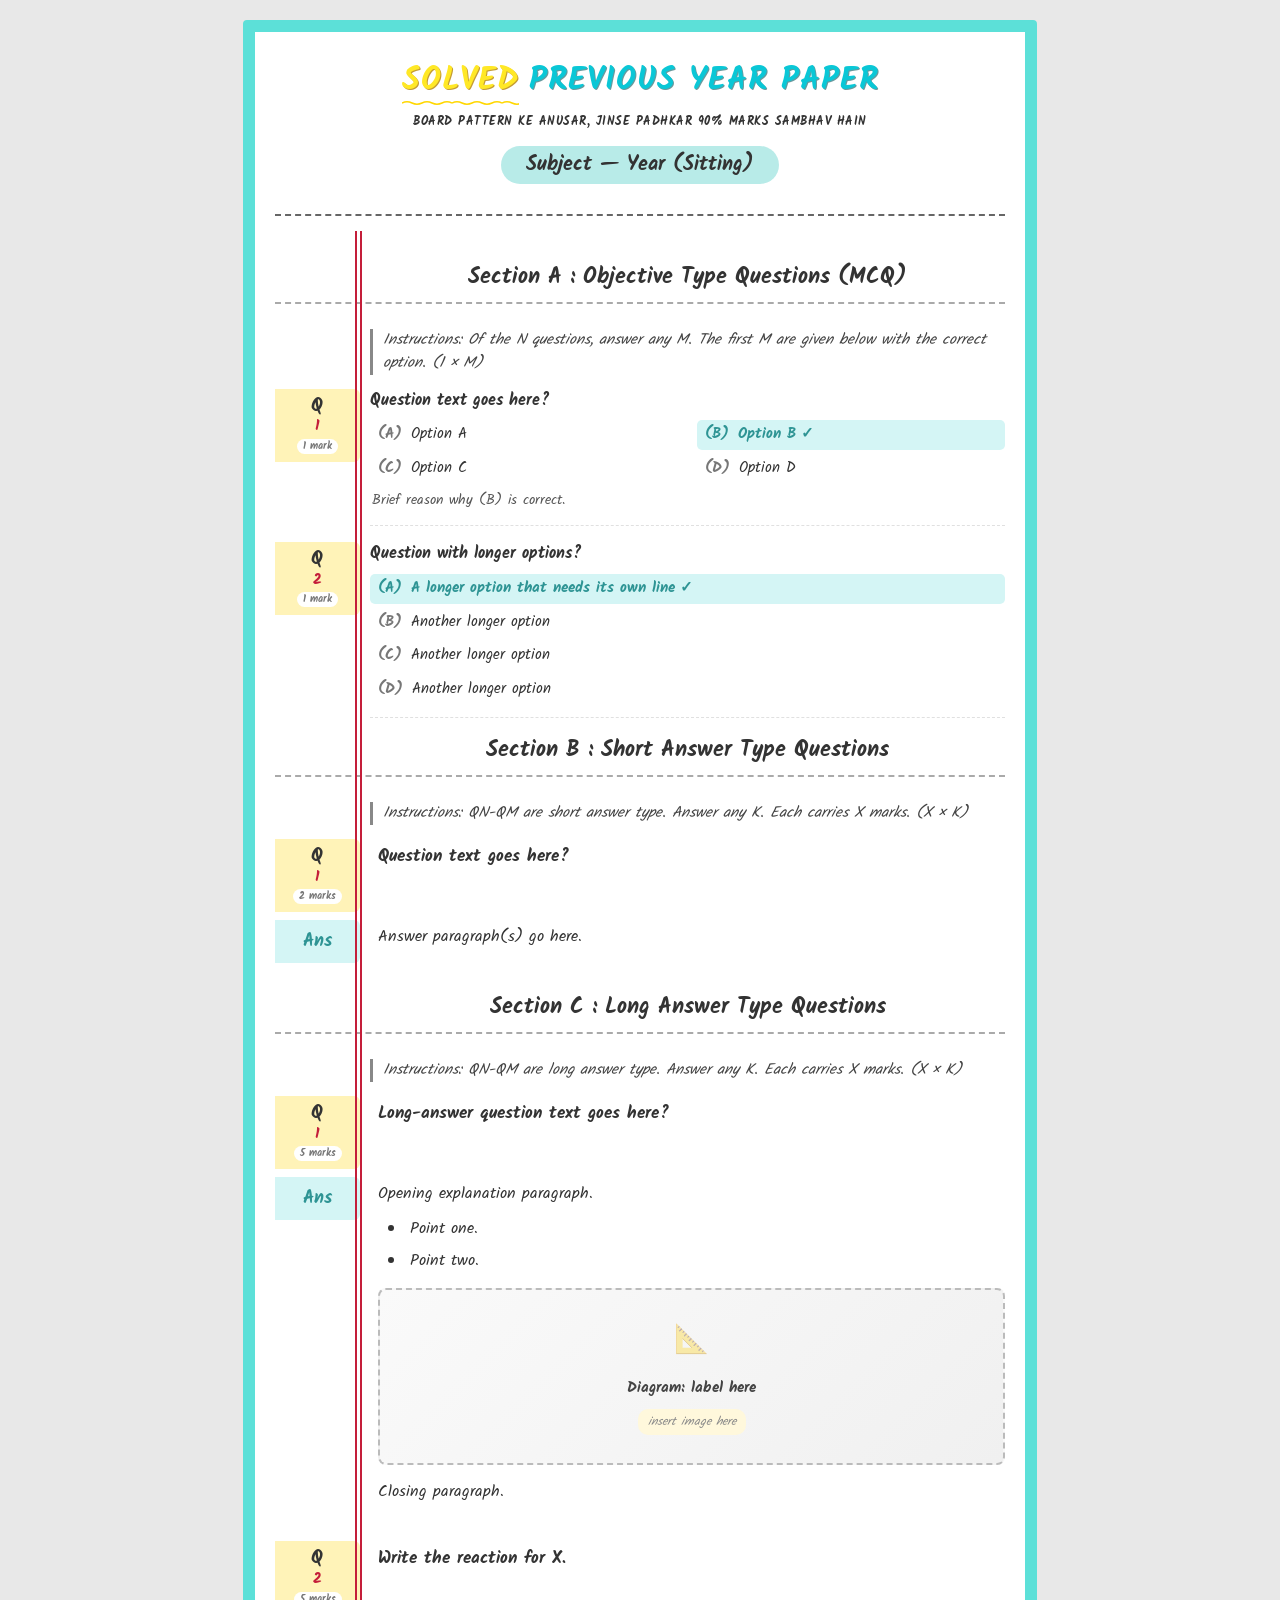
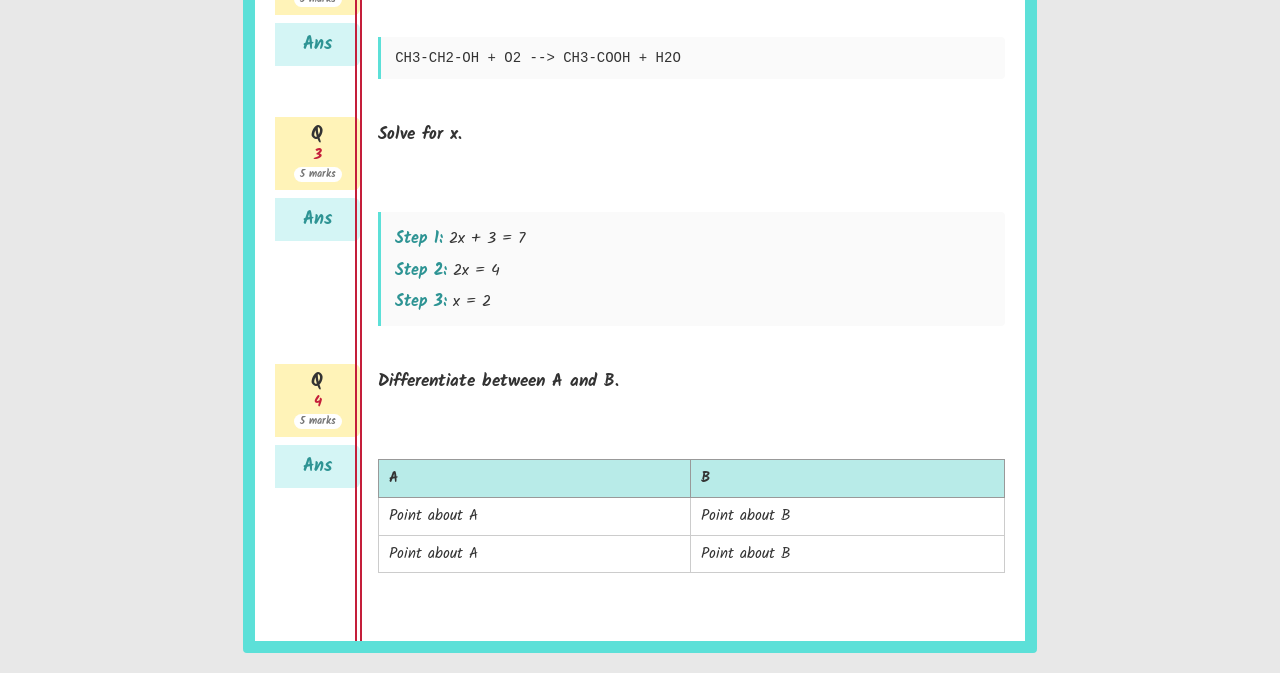
<file: patchwork_assets/template.reference.html>
<!DOCTYPE html>
<html lang="en">

<head>
    <meta charset="UTF-8">
    <meta name="viewport" content="width=device-width, initial-scale=1.0">
    <title>Subject_Year_Solved | Arivihan</title>

    <!-- Google Fonts -->
    <link rel="preconnect" href="https://fonts.googleapis.com">
    <link rel="preconnect" href="https://fonts.gstatic.com" crossorigin>
    <link href="https://fonts.googleapis.com/css2?family=Kalam:wght@400;700&family=Noto+Sans+Devanagari:wght@400;500;600;700&display=swap" rel="stylesheet">

    <!-- Unified stylesheet: copy template.css alongside this file, or point to the shared /Solved.css -->
    <link rel="stylesheet" href="template.css">
</head>

<!-- Add class="medium-hi" on <body> for Hindi-medium papers (switches MCQ mark label to "अंक") -->
<body>
<div class="page">

    <!-- ===================== HEADER ===================== -->
    <div class="header">
        <div class="main-title">
            <span class="title-solved">SOLVED</span>
            <span class="title-pyp">PREVIOUS YEAR PAPER</span>
        </div>
        <div class="subtitle">Board pattern ke anusar, jinse padhkar 90% marks sambhav hain</div>
        <div class="subject-year-wrapper"><span class="subject-year">Subject — Year (Sitting)</span></div>
        <hr class="header-line">
    </div>

    <div class="content-area">

        <!-- ===================== SECTION A : MCQ ===================== -->
        <div class="question-type-text">Section A : Objective Type Questions (MCQ)</div>
        <div class="obj-instruction">Instructions: Of the N questions, answer any M. The first M are given below with the correct option. (1 &times; M)</div>

        <!-- MCQ Q1 — duplicate this whole .mcq-block for each MCQ -->
        <div class="mcq-block">
            <div class="mcq-qline"><span class="mcq-qno">1</span> <span class="mcq-qtext">Question text goes here?</span></div>
            <div class="mcq-opts">
                <div class="mcq-opt"><span class="mcq-label">(A)</span> Option A</div>
                <div class="mcq-opt correct"><span class="mcq-label">(B)</span> Option B<span class="mcq-tick">✓</span></div>
                <div class="mcq-opt"><span class="mcq-label">(C)</span> Option C</div>
                <div class="mcq-opt"><span class="mcq-label">(D)</span> Option D</div>
            </div>
            <!-- optional: 1-2 line reasoning; delete if not needed -->
            <div class="mcq-explain"><p>Brief reason why (B) is correct.</p></div>
        </div>

        <!-- MCQ with a long option: add "wide" to .mcq-opts to stack single-column -->
        <div class="mcq-block">
            <div class="mcq-qline"><span class="mcq-qno">2</span> <span class="mcq-qtext">Question with longer options?</span></div>
            <div class="mcq-opts wide">
                <div class="mcq-opt correct"><span class="mcq-label">(A)</span> A longer option that needs its own line<span class="mcq-tick">✓</span></div>
                <div class="mcq-opt"><span class="mcq-label">(B)</span> Another longer option</div>
                <div class="mcq-opt"><span class="mcq-label">(C)</span> Another longer option</div>
                <div class="mcq-opt"><span class="mcq-label">(D)</span> Another longer option</div>
            </div>
        </div>

        <!-- ===================== SECTION B : SHORT ANSWER ===================== -->
        <div class="question-type-text">Section B : Short Answer Type Questions</div>
        <div class="obj-instruction">Instructions: QN-QM are short answer type. Answer any K. Each carries X marks. (X &times; K)</div>

        <!-- Short-answer Q — duplicate this whole .sub-question-block for each question -->
        <div class="sub-question-block">
            <div class="sub-q-row">
                <div class="sub-q-number">
                    <div class="q-prefix">Q</div>
                    <div class="q-num">1</div>
                    <div class="q-marks">2 marks</div>
                </div>
                <div class="question-content">
                    <div class="question-text">Question text goes here?</div>
                </div>
            </div>
            <div class="answer-row">
                <div class="ans-label-box">Ans</div>
                <div class="answer-text">
                    <p>Answer paragraph(s) go here.</p>
                </div>
            </div>
        </div>

        <!-- ===================== SECTION C : LONG ANSWER ===================== -->
        <div class="question-type-text">Section C : Long Answer Type Questions</div>
        <div class="obj-instruction">Instructions: QN-QM are long answer type. Answer any K. Each carries X marks. (X &times; K)</div>

        <!-- Long-answer Q with a diagram and a list in the answer -->
        <div class="sub-question-block">
            <div class="sub-q-row">
                <div class="sub-q-number">
                    <div class="q-prefix">Q</div>
                    <div class="q-num">1</div>
                    <div class="q-marks">5 marks</div>
                </div>
                <div class="question-content">
                    <div class="question-text">Long-answer question text goes here?</div>
                </div>
            </div>
            <div class="answer-row">
                <div class="ans-label-box">Ans</div>
                <div class="answer-text">
                    <p>Opening explanation paragraph.</p>
                    <ul>
                        <li>Point one.</li>
                        <li>Point two.</li>
                    </ul>
                    <!-- Diagram: before an image is added, the dashed placeholder + hint show automatically -->
                    <div class="diagram-slot">
                        <div class="diagram-slot-label">Diagram: label here</div>
                        <div class="diagram-slot-hint">insert image here</div>
                    </div>
                    <!-- Once an image is placed, styling switches automatically (border/hint hide) -->
                    <!--
                    <div class="diagram-slot">
                        <img class="diagram-img" src="q1.png" alt="Description of diagram">
                        <div class="diagram-caption">Fig.: caption text</div>
                    </div>
                    -->
                    <p>Closing paragraph.</p>
                </div>
            </div>
        </div>

        <!-- Chemistry equation block -->
        <div class="sub-question-block">
            <div class="sub-q-row">
                <div class="sub-q-number">
                    <div class="q-prefix">Q</div>
                    <div class="q-num">2</div>
                    <div class="q-marks">5 marks</div>
                </div>
                <div class="question-content">
                    <div class="question-text">Write the reaction for X.</div>
                </div>
            </div>
            <div class="answer-row">
                <div class="ans-label-box">Ans</div>
                <div class="answer-text">
                    <div class="chem-eq">CH3-CH2-OH + O2 --> CH3-COOH + H2O</div>
                </div>
            </div>
        </div>

        <!-- Math worked-solution block -->
        <div class="sub-question-block">
            <div class="sub-q-row">
                <div class="sub-q-number">
                    <div class="q-prefix">Q</div>
                    <div class="q-num">3</div>
                    <div class="q-marks">5 marks</div>
                </div>
                <div class="question-content">
                    <div class="question-text">Solve for x.</div>
                </div>
            </div>
            <div class="answer-row">
                <div class="ans-label-box">Ans</div>
                <div class="answer-text">
                    <div class="math-eq"><span class="ans-step-label">Step 1:</span> 2x + 3 = 7
<span class="ans-step-label">Step 2:</span> 2x = 4
<span class="ans-step-label">Step 3:</span> x = 2</div>
                </div>
            </div>
        </div>

        <!-- Comparison / difference table -->
        <div class="sub-question-block">
            <div class="sub-q-row">
                <div class="sub-q-number">
                    <div class="q-prefix">Q</div>
                    <div class="q-num">4</div>
                    <div class="q-marks">5 marks</div>
                </div>
                <div class="question-content">
                    <div class="question-text">Differentiate between A and B.</div>
                </div>
            </div>
            <div class="answer-row">
                <div class="ans-label-box">Ans</div>
                <div class="answer-text">
                    <table class="diff-table">
                        <tr><th>A</th><th>B</th></tr>
                        <tr><td>Point about A</td><td>Point about B</td></tr>
                        <tr><td>Point about A</td><td>Point about B</td></tr>
                    </table>
                </div>
            </div>
        </div>

    </div><!-- /content-area -->
</div><!-- /page -->
</body>
</html>
</file>
<file: patchwork_assets/template.css>
/* ============================================
   SOLVED PREVIOUS YEAR PAPER — REUSABLE TEMPLATE
   Arivihan EdTech | Bihar Board
   Copy this file + template.html for every new paper.
   ============================================ */

:root {
    --teal-border: #5CE0D8;
    --teal-text: #0AC7D6;
    --teal-answer: #2E9494;
    --teal-label-bg: #D4F5F5;
    --teal-pill-bg: #B8EBE8;
    --yellow-title: #FFE826;
    --yellow-label-bg: #FFF3B8;
    --yellow-underline: #FFD700;
    --text-dark: #333333;
    --margin-line-color: #C41E3A;
    --paper-bg: #FFFFFF;
    --page-width: 210mm;
    --margin-width: 90px;
    --font-main: 'Kalam', cursive;
    --font-devanagari: 'Kalam', 'Noto Sans Devanagari', cursive;
}

* {
    margin: 0;
    padding: 0;
    box-sizing: border-box;
}

body {
    font-family: var(--font-devanagari);
    font-size: 16px;
    line-height: 1.5;
    background: #E8E8E8;
    color: var(--text-dark);
}

.page {
    width: var(--page-width);
    min-height: 900px;
    margin: 20px auto;
    background: var(--paper-bg);
    position: relative;
    overflow: hidden;
    border: 12px solid var(--teal-border);
    border-radius: 4px;
}

/* ============================================
   HEADER SECTION
   ============================================ */

.header {
    padding: 25px 20px 15px;
    text-align: center;
}

.main-title {
    display: flex;
    justify-content: center;
    align-items: baseline;
    gap: 10px;
    margin-bottom: 8px;
    flex-wrap: wrap;
}

.title-solved {
    position: relative;
    font-size: 32px;
    font-weight: 700;
    color: var(--yellow-title);
    letter-spacing: 1px;
    text-shadow: 1px 1px 0px rgba(180, 130, 0, 0.8);
    font-style: normal;
    font-family: var(--font-main);
}

.title-solved::after {
    content: "";
    position: absolute;
    bottom: -2px;
    left: 0;
    width: 100%;
    height: 8px;
    background: url("data:image/svg+xml,%3Csvg xmlns='http://www.w3.org/2000/svg' viewBox='0 0 100 10'%3E%3Cpath d='M0 5 Q 10 0, 20 5 T 40 5 T 60 5 T 80 5 T 100 5' stroke='%23FFD700' stroke-width='3' fill='none'/%3E%3C/svg%3E") repeat-x;
    background-size: 50px 8px;
}

.title-pyp {
    font-size: 32px;
    font-weight: 700;
    color: var(--teal-text);
    letter-spacing: 1px;
    text-shadow: 1px 1px 0px rgba(4, 85, 92, 0.6);
    font-style: normal;
    font-family: var(--font-main);
}

.subtitle {
    font-size: 12px;
    font-weight: 700;
    color: var(--text-dark);
    text-transform: uppercase;
    letter-spacing: 0.5px;
    margin-bottom: 15px;
}

.subject-year-wrapper {
    position: relative;
    display: inline-block;
    margin-bottom: 10px;
}

.subject-year {
    font-size: 20px;
    font-weight: 700;
    color: var(--text-dark);
    background: var(--teal-pill-bg);
    padding: 4px 25px;
    border-radius: 20px;
    display: inline-block;
}

.header-line {
    width: 100%;
    border: none;
    border-top: 2px dashed #666;
    margin-top: 20px;
}

/* ============================================
   CONTENT SECTION
   ============================================ */

.content-area {
    position: relative;
    padding: 15px 20px 30px;
    padding-left: calc(var(--margin-width) + 25px);
    min-height: 600px;
}

.content-area::before {
    content: "";
    position: absolute;
    top: 0;
    left: calc(var(--margin-width) + 10px);
    width: 2px;
    height: 100%;
    background: var(--margin-line-color);
    z-index: 5;
}

.content-area::after {
    content: "";
    position: absolute;
    top: 0;
    left: calc(var(--margin-width) + 15px);
    width: 2px;
    height: 100%;
    background: var(--margin-line-color);
    z-index: 4;
}

/* Section / type header, e.g. "Section B : Short Answer Type Questions" */
.question-type-text {
    flex: 1;
    font-size: 22px;
    font-weight: 700;
    color: var(--text-dark);
    text-align: center;
    margin: 15px 0 25px 0;
    margin-left: calc(-1 * var(--margin-width) - 5px);
    padding-left: calc(var(--margin-width) + 5px);
    border-bottom: 2px dashed #aaa;
    padding-bottom: 8px;
}

/* Small italic instructions line under a section header, e.g.
   "Instructions: Of the 70 questions, answer any 35. (1 x 35)" */
.obj-instruction {
    font-style: italic;
    color: #444;
    margin: 6px 0 14px 0;
    font-size: 0.95em;
    border-left: 3px solid #888;
    padding-left: 10px;
}

/* ============================================
   MCQ BLOCKS (objective section)
   ============================================ */

.mcq-block {
    position: relative;
    margin-bottom: 16px;
    padding-bottom: 12px;
    border-bottom: 1px dashed #e0e0e0;
}

.mcq-qline {
    font-size: 16px;
    font-weight: 700;
    color: var(--text-dark);
    line-height: 1.55;
    margin-bottom: 7px;
}

/* Question number badge — left-margin, matches the subjective Q-box */
.mcq-qno {
    position: absolute;
    left: calc(-1 * var(--margin-width) - 5px);
    top: 0;
    width: calc(var(--margin-width) - 5px);
    background: var(--yellow-label-bg);
    border-radius: 0 6px 6px 0;
    padding: 8px 4px;
    display: flex;
    flex-direction: column;
    align-items: center;
    justify-content: center;
    gap: 2px;
    font-size: 15px;
    font-weight: 700;
    color: var(--margin-line-color);
    line-height: 1.1;
}

.mcq-qno::before {
    content: "Q";
    font-size: 18px;
    font-weight: 700;
    color: var(--text-dark);
    letter-spacing: 0.5px;
    line-height: 1.1;
    font-family: var(--font-devanagari);
}

.mcq-qno::after {
    content: "1 mark";
    font-size: 10px;
    font-weight: 600;
    color: #777;
    background: #fff;
    padding: 1px 6px;
    border-radius: 8px;
    margin-top: 2px;
    line-height: 1.3;
}

/* Add class="medium-hi" on <body> for Hindi-medium papers to show "अंक" */
.medium-hi .mcq-qno::after {
    content: "1 अंक";
}

.mcq-opts {
    display: grid;
    grid-template-columns: 1fr 1fr;
    gap: 4px 18px;
}

/* long option text: add class="wide" on .mcq-opts to stack single-column */
.mcq-opts.wide {
    grid-template-columns: 1fr;
}

.mcq-opt {
    font-size: 15px;
    font-weight: 400;
    color: var(--text-dark);
    padding: 4px 8px;
    border-radius: 5px;
    line-height: 1.45;
}

.mcq-opt .mcq-label {
    font-weight: 700;
    color: #777;
    margin-right: 3px;
}

.mcq-opt.correct {
    background: var(--teal-label-bg);
    font-weight: 700;
    color: var(--teal-answer);
}

.mcq-opt.correct .mcq-label {
    color: var(--teal-answer);
}

.mcq-tick {
    color: var(--teal-answer);
    font-weight: 700;
    margin-left: 5px;
}

/* short solution / reasoning shown under the options */
.mcq-explain {
    font-size: 13.5px;
    color: #555;
    line-height: 1.5;
    margin-top: 7px;
    padding-left: 2px;
}

.mcq-explain p {
    margin: 2px 0;
}

@media print {
    .mcq-block {
        page-break-inside: avoid;
    }
}

/* ============================================
   SUBJECTIVE QUESTION BLOCKS (short / long answer)
   ============================================ */

.sub-question-block {
    margin-bottom: 28px;
}

.sub-q-row {
    display: flex;
    align-items: flex-start;
    margin-left: calc(-1 * var(--margin-width) - 5px);
    margin-bottom: 6px;
}

/* Question number — vertical stacked label */
.sub-q-number {
    width: calc(var(--margin-width) - 5px);
    background: var(--yellow-label-bg);
    flex-shrink: 0;
    padding: 8px 4px;
    text-align: center;
    border-radius: 0 6px 6px 0;
    display: flex;
    flex-direction: column;
    align-items: center;
    justify-content: center;
    gap: 2px;
}

.q-prefix {
    font-size: 18px;
    font-weight: 700;
    color: var(--text-dark);
    letter-spacing: 0.5px;
    line-height: 1.1;
    font-family: var(--font-devanagari);
}

.q-num {
    font-size: 15px;
    font-weight: 700;
    color: var(--margin-line-color);
    line-height: 1.1;
    font-family: var(--font-devanagari);
}

.q-marks {
    font-size: 10px;
    font-weight: 600;
    color: #777;
    background: #fff;
    padding: 1px 6px;
    border-radius: 8px;
    margin-top: 2px;
    line-height: 1.3;
}

.question-content {
    flex: 1;
    padding-left: 18px;
    padding-top: 4px;
}

.question-text {
    font-size: 17px;
    font-weight: 700;
    color: var(--text-dark);
    line-height: 1.6;
    margin-bottom: 8px;
}

/* Answer row */
.answer-row {
    display: flex;
    align-items: flex-start;
    margin-left: calc(-1 * var(--margin-width) - 5px);
    margin-top: 8px;
}

.ans-label-box {
    width: calc(var(--margin-width) - 5px);
    background: var(--teal-label-bg);
    display: flex;
    align-items: flex-start;
    justify-content: center;
    padding: 8px 8px;
    flex-shrink: 0;
    font-size: 18px;
    font-weight: 700;
    color: var(--teal-answer);
    border-radius: 0 6px 6px 0;
    font-family: var(--font-devanagari);
}

.answer-text {
    flex: 1;
    font-size: 16px;
    font-weight: 400;
    color: var(--text-dark);
    line-height: 1.65;
    padding-left: 18px;
    padding-top: 4px;
}

.answer-text p {
    margin-bottom: 8px;
}

.answer-text b,
.answer-text strong {
    color: var(--text-dark);
    font-weight: 700;
}

.answer-text ol,
.answer-text ul,
.question-content ol,
.question-content ul {
    padding-left: 28px;
    margin: 8px 0;
}

.answer-text li,
.question-content li {
    margin-bottom: 6px;
    padding-left: 4px;
}

/* Bold label inline in a worked solution, e.g. "Step 1:" */
.ans-step-label {
    font-weight: 700;
    color: var(--teal-answer);
    display: inline-block;
    margin-top: 4px;
}

/* ============================================
   DIAGRAM SLOT — designed for easy image insertion
   ============================================ */

.diagram-slot {
    border: 2px dashed #BBBBBB;
    background: linear-gradient(135deg, #FAFAFA 0%, #F0F0F0 100%);
    padding: 28px 20px;
    margin: 14px 0;
    text-align: center;
    border-radius: 8px;
    min-height: 160px;
    display: flex;
    flex-direction: column;
    align-items: center;
    justify-content: center;
    gap: 8px;
    position: relative;
}

.diagram-slot::before {
    content: "📐";
    font-size: 28px;
    opacity: 0.4;
    margin-bottom: 4px;
}

.diagram-slot-label {
    font-size: 15px;
    color: #444;
    font-weight: 700;
    font-family: var(--font-devanagari);
}

.diagram-slot-hint {
    font-size: 12px;
    color: #888;
    font-style: italic;
    background: #FFF8DC;
    padding: 3px 10px;
    border-radius: 10px;
}

/* When a diagram image IS placed inside .diagram-slot */
.diagram-slot img,
.diagram-img {
    max-width: 100%;
    height: auto;
    display: block;
    margin: 0 auto;
    border-radius: 4px;
}

.diagram-slot:has(img)::before {
    display: none;
}

.diagram-slot:has(img) .diagram-slot-hint {
    display: none;
}

.diagram-slot:has(img) {
    padding: 12px;
    border: none;
    background: #FFFFFF;
}

/* Small caption under a placed diagram image */
.diagram-caption {
    font-size: 13px;
    color: #555;
    margin-top: 4px;
}

/* ============================================
   CHEMISTRY / MATH EQUATION BLOCKS
   ============================================ */

.chem-eq {
    font-family: 'Courier New', monospace;
    background: #FAFAFA;
    border-left: 3px solid var(--teal-border);
    padding: 10px 14px;
    margin: 10px 0;
    white-space: pre-line;
    font-size: 14px;
    color: var(--text-dark);
    overflow-x: auto;
    line-height: 1.6;
    border-radius: 0 4px 4px 0;
}

.chem-struct {
    font-family: 'Courier New', monospace;
    background: #FAFAFA;
    border-left: 3px solid var(--teal-border);
    padding: 10px 14px;
    margin: 10px 0;
    white-space: pre;
    font-size: 14px;
    color: var(--text-dark);
    overflow-x: auto;
    line-height: 1.6;
    border-radius: 0 4px 4px 0;
}

/* Step-by-step worked math, preserves line breaks (pair with KaTeX if needed) */
.math-eq {
    background: #FAFAFA;
    border-left: 3px solid var(--teal-border);
    padding: 10px 14px;
    margin: 10px 0;
    white-space: pre-line;
    font-size: 15.5px;
    color: var(--text-dark);
    overflow-x: auto;
    line-height: 1.75;
    border-radius: 0 4px 4px 0;
}

/* ============================================
   TABLES (e.g. comparison / difference tables)
   ============================================ */

.diff-table {
    width: 100%;
    border-collapse: collapse;
    margin: 10px 0;
    font-size: 15px;
}

.diff-table th {
    background: var(--teal-pill-bg);
    color: var(--text-dark);
    padding: 6px 10px;
    text-align: left;
    font-weight: 700;
    border: 1px solid #999;
}

.diff-table td {
    padding: 6px 10px;
    border: 1px solid #ccc;
    vertical-align: top;
    color: var(--text-dark);
}

/* ============================================
   PRINT STYLES
   ============================================ */

@media print {
    body {
        background: white;
    }

    .page {
        width: 100%;
        max-width: 210mm;
        margin: 0;
        box-shadow: none;
        page-break-after: always;
        -webkit-print-color-adjust: exact;
        print-color-adjust: exact;
    }

    .page:last-child {
        page-break-after: auto;
    }

    @page {
        size: A4 portrait;
        margin: 0;
    }

    .sub-question-block {
        page-break-inside: avoid;
    }
}
</file>
